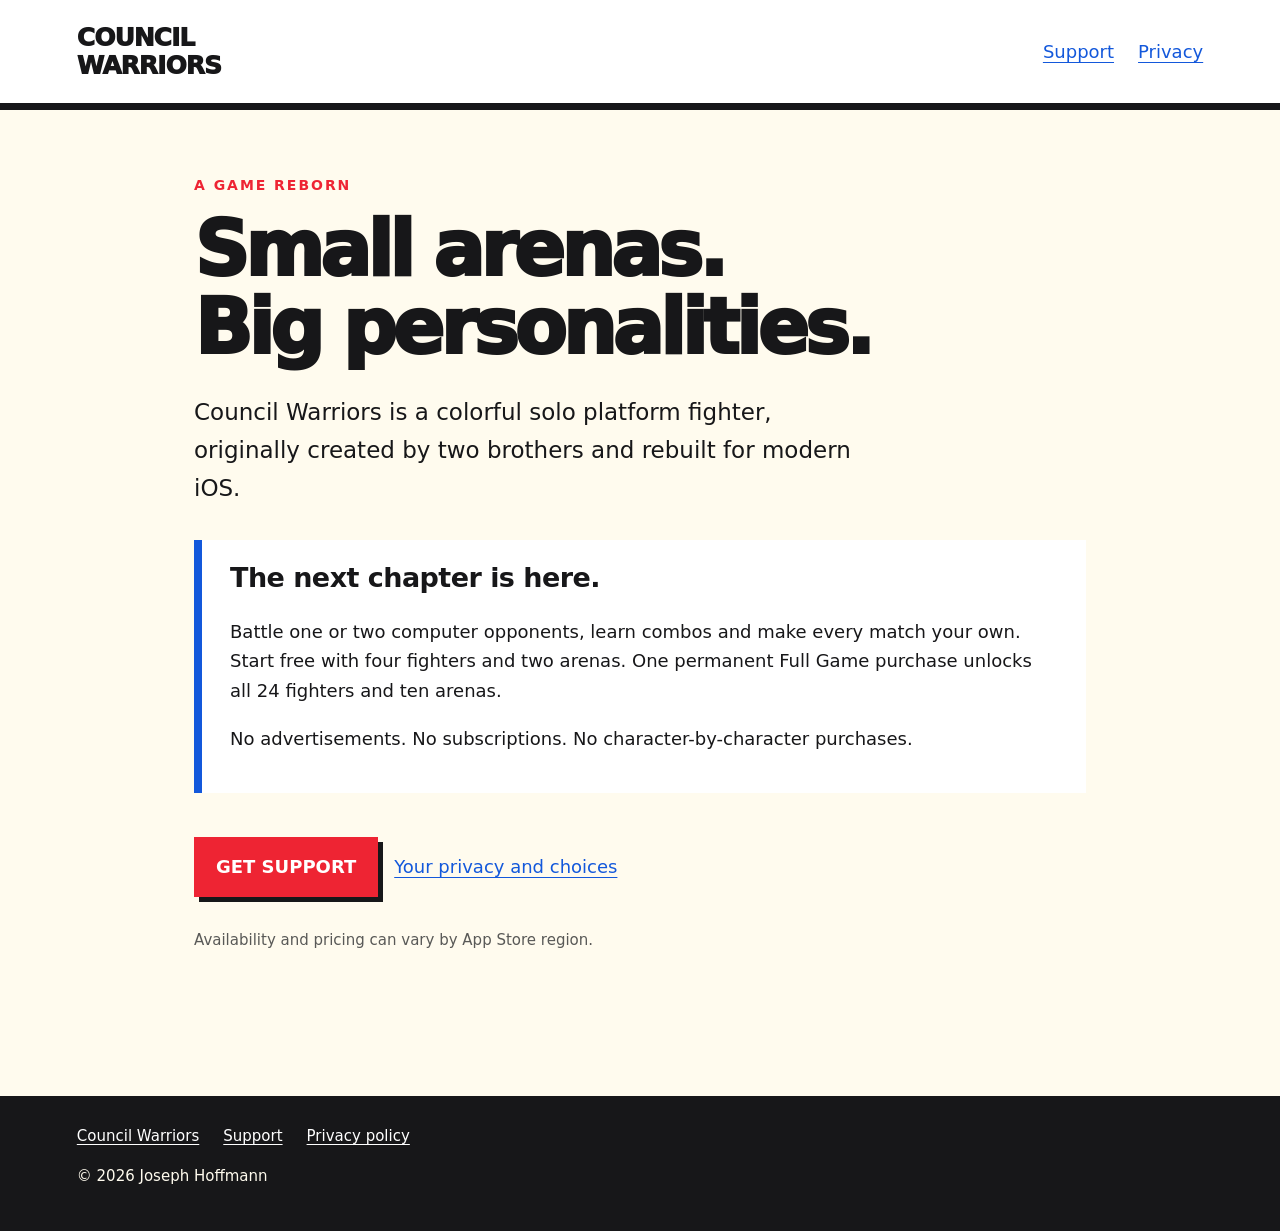
<file: index.html>
<!doctype html>
<html lang="en"><head><meta charset="utf-8"><meta name="viewport" content="width=device-width,initial-scale=1"><meta name="description" content="Council Warriors — Solo platform fighting"><title>Solo platform fighting — Council Warriors</title><link rel="stylesheet" href="styles.css"></head><body><header><a class="brand" href="index.html">COUNCIL<br>WARRIORS</a><nav aria-label="Main"><a href="support.html">Support</a><a href="privacy.html">Privacy</a></nav></header><main><p class="eyebrow">A GAME REBORN</p><h1>Small arenas.<br>Big personalities.</h1><p class="lede">Council Warriors is a colorful solo platform fighter, originally created by two brothers and rebuilt for modern iOS.</p><div class="panel"><h2 style="margin-top:0">The next chapter is here.</h2><p>Battle one or two computer opponents, learn combos and make every match your own. Start free with four fighters and two arenas. One permanent Full Game purchase unlocks all 24 fighters and ten arenas.</p><p>No advertisements. No subscriptions. No character-by-character purchases.</p></div><a class="button" href="support.html">GET SUPPORT</a><a href="privacy.html">Your privacy and choices</a><p class="quiet">Availability and pricing can vary by App Store region.</p></main><footer><nav><a href="index.html">Council Warriors</a><a href="support.html">Support</a><a href="privacy.html">Privacy policy</a></nav><p>© 2026 Joseph Hoffmann</p></footer></body></html>
</file>
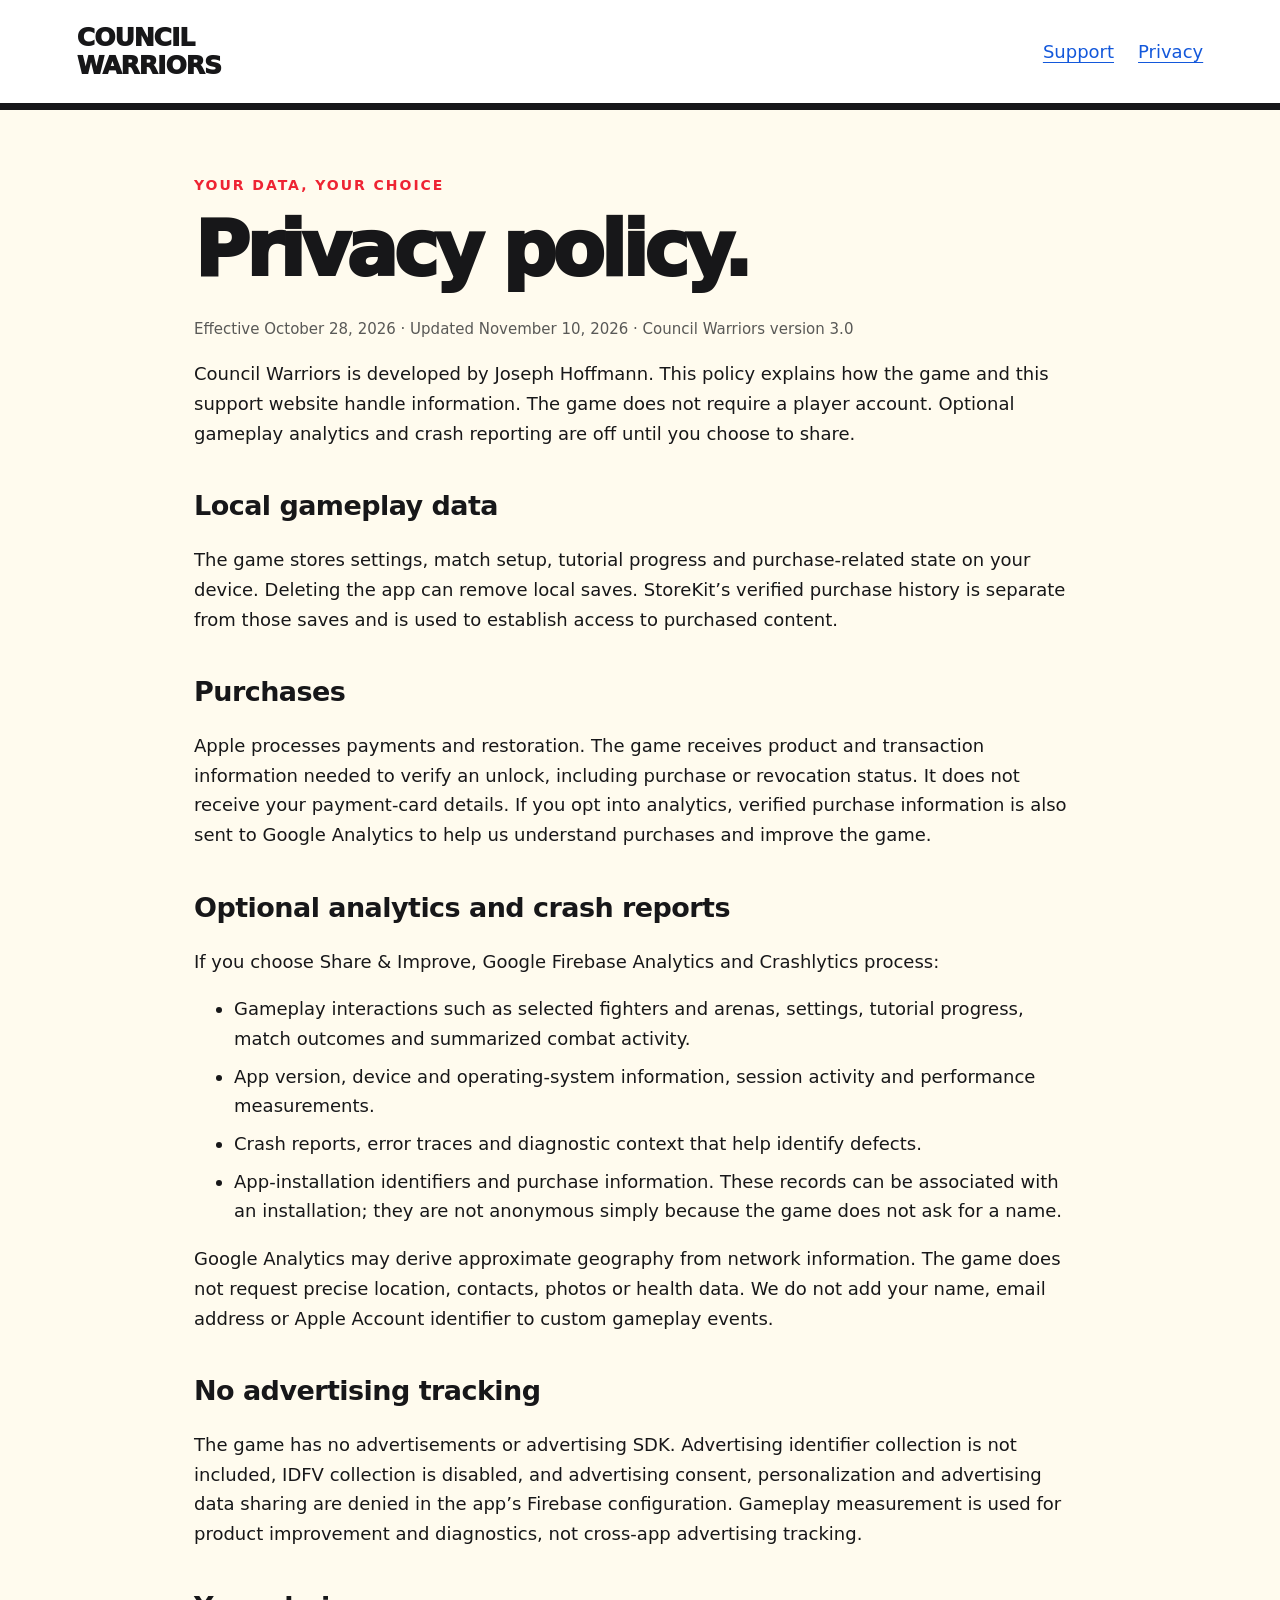
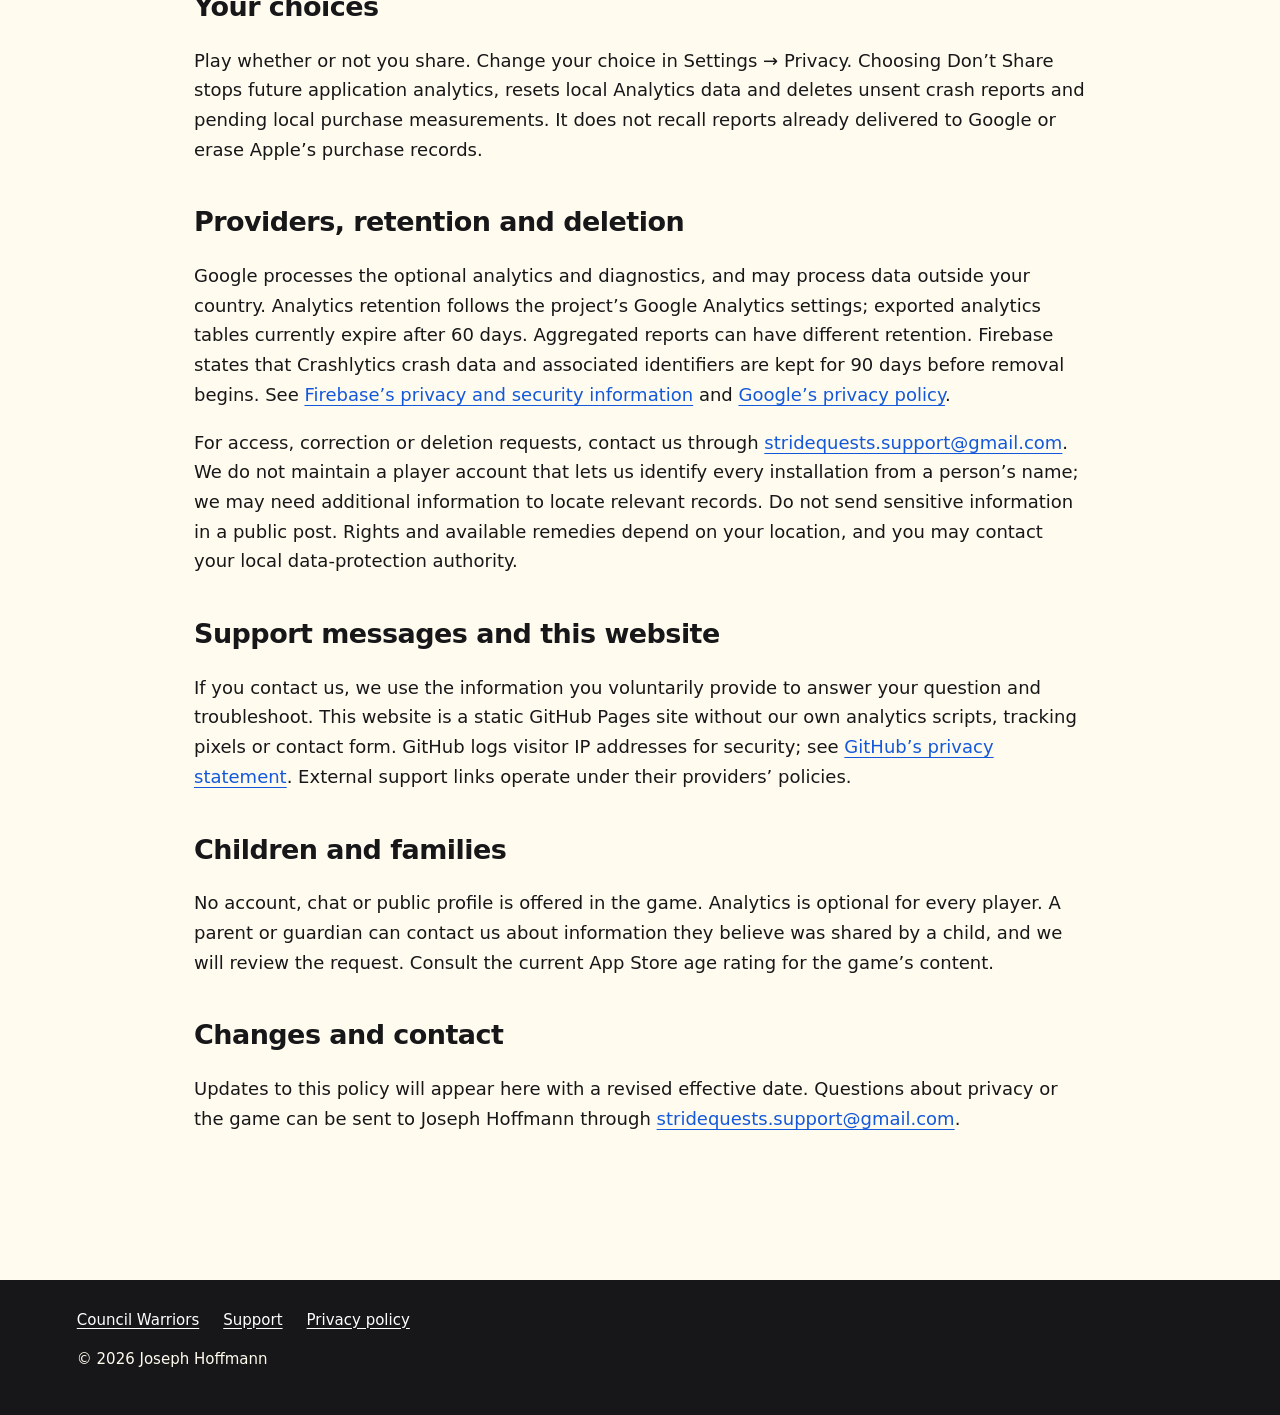
<file: privacy.html>
<!doctype html>
<html lang="en"><head><meta charset="utf-8"><meta name="viewport" content="width=device-width,initial-scale=1"><meta name="description" content="Council Warriors — Privacy policy"><title>Privacy policy — Council Warriors</title><link rel="stylesheet" href="styles.css"></head><body><header><a class="brand" href="index.html">COUNCIL<br>WARRIORS</a><nav aria-label="Main"><a href="support.html">Support</a><a href="privacy.html">Privacy</a></nav></header><main><p class="eyebrow">YOUR DATA, YOUR CHOICE</p><h1>Privacy policy.</h1><p class="quiet">Effective October 28, 2026 · Updated November 10, 2026 · Council Warriors version 3.0</p><p>Council Warriors is developed by Joseph Hoffmann. This policy explains how the game and this support website handle information. The game does not require a player account. Optional gameplay analytics and crash reporting are off until you choose to share.</p><h2>Local gameplay data</h2><p>The game stores settings, match setup, tutorial progress and purchase-related state on your device. Deleting the app can remove local saves. StoreKit’s verified purchase history is separate from those saves and is used to establish access to purchased content.</p><h2>Purchases</h2><p>Apple processes payments and restoration. The game receives product and transaction information needed to verify an unlock, including purchase or revocation status. It does not receive your payment-card details. If you opt into analytics, verified purchase information is also sent to Google Analytics to help us understand purchases and improve the game.</p><h2>Optional analytics and crash reports</h2><p>If you choose Share &amp; Improve, Google Firebase Analytics and Crashlytics process:</p><ul><li>Gameplay interactions such as selected fighters and arenas, settings, tutorial progress, match outcomes and summarized combat activity.</li><li>App version, device and operating-system information, session activity and performance measurements.</li><li>Crash reports, error traces and diagnostic context that help identify defects.</li><li>App-installation identifiers and purchase information. These records can be associated with an installation; they are not anonymous simply because the game does not ask for a name.</li></ul><p>Google Analytics may derive approximate geography from network information. The game does not request precise location, contacts, photos or health data. We do not add your name, email address or Apple Account identifier to custom gameplay events.</p><h2>No advertising tracking</h2><p>The game has no advertisements or advertising SDK. Advertising identifier collection is not included, IDFV collection is disabled, and advertising consent, personalization and advertising data sharing are denied in the app’s Firebase configuration. Gameplay measurement is used for product improvement and diagnostics, not cross-app advertising tracking.</p><h2>Your choices</h2><p>Play whether or not you share. Change your choice in Settings → Privacy. Choosing Don’t Share stops future application analytics, resets local Analytics data and deletes unsent crash reports and pending local purchase measurements. It does not recall reports already delivered to Google or erase Apple’s purchase records.</p><h2>Providers, retention and deletion</h2><p>Google processes the optional analytics and diagnostics, and may process data outside your country. Analytics retention follows the project’s Google Analytics settings; exported analytics tables currently expire after 60 days. Aggregated reports can have different retention. Firebase states that Crashlytics crash data and associated identifiers are kept for 90 days before removal begins. See <a href="https://firebase.google.com/support/privacy">Firebase’s privacy and security information</a> and <a href="https://policies.google.com/privacy">Google’s privacy policy</a>.</p><p>For access, correction or deletion requests, contact us through <a href="mailto:stridequests.support@gmail.com">stridequests.support@gmail.com</a>. We do not maintain a player account that lets us identify every installation from a person’s name; we may need additional information to locate relevant records. Do not send sensitive information in a public post. Rights and available remedies depend on your location, and you may contact your local data-protection authority.</p><h2>Support messages and this website</h2><p>If you contact us, we use the information you voluntarily provide to answer your question and troubleshoot. This website is a static GitHub Pages site without our own analytics scripts, tracking pixels or contact form. GitHub logs visitor IP addresses for security; see <a href="https://docs.github.com/en/site-policy/privacy-policies/github-general-privacy-statement">GitHub’s privacy statement</a>. External support links operate under their providers’ policies.</p><h2>Children and families</h2><p>No account, chat or public profile is offered in the game. Analytics is optional for every player. A parent or guardian can contact us about information they believe was shared by a child, and we will review the request. Consult the current App Store age rating for the game’s content.</p><h2>Changes and contact</h2><p>Updates to this policy will appear here with a revised effective date. Questions about privacy or the game can be sent to Joseph Hoffmann through <a href="mailto:stridequests.support@gmail.com">stridequests.support@gmail.com</a>.</p></main><footer><nav><a href="index.html">Council Warriors</a><a href="support.html">Support</a><a href="privacy.html">Privacy policy</a></nav><p>© 2026 Joseph Hoffmann</p></footer></body></html>
</file>
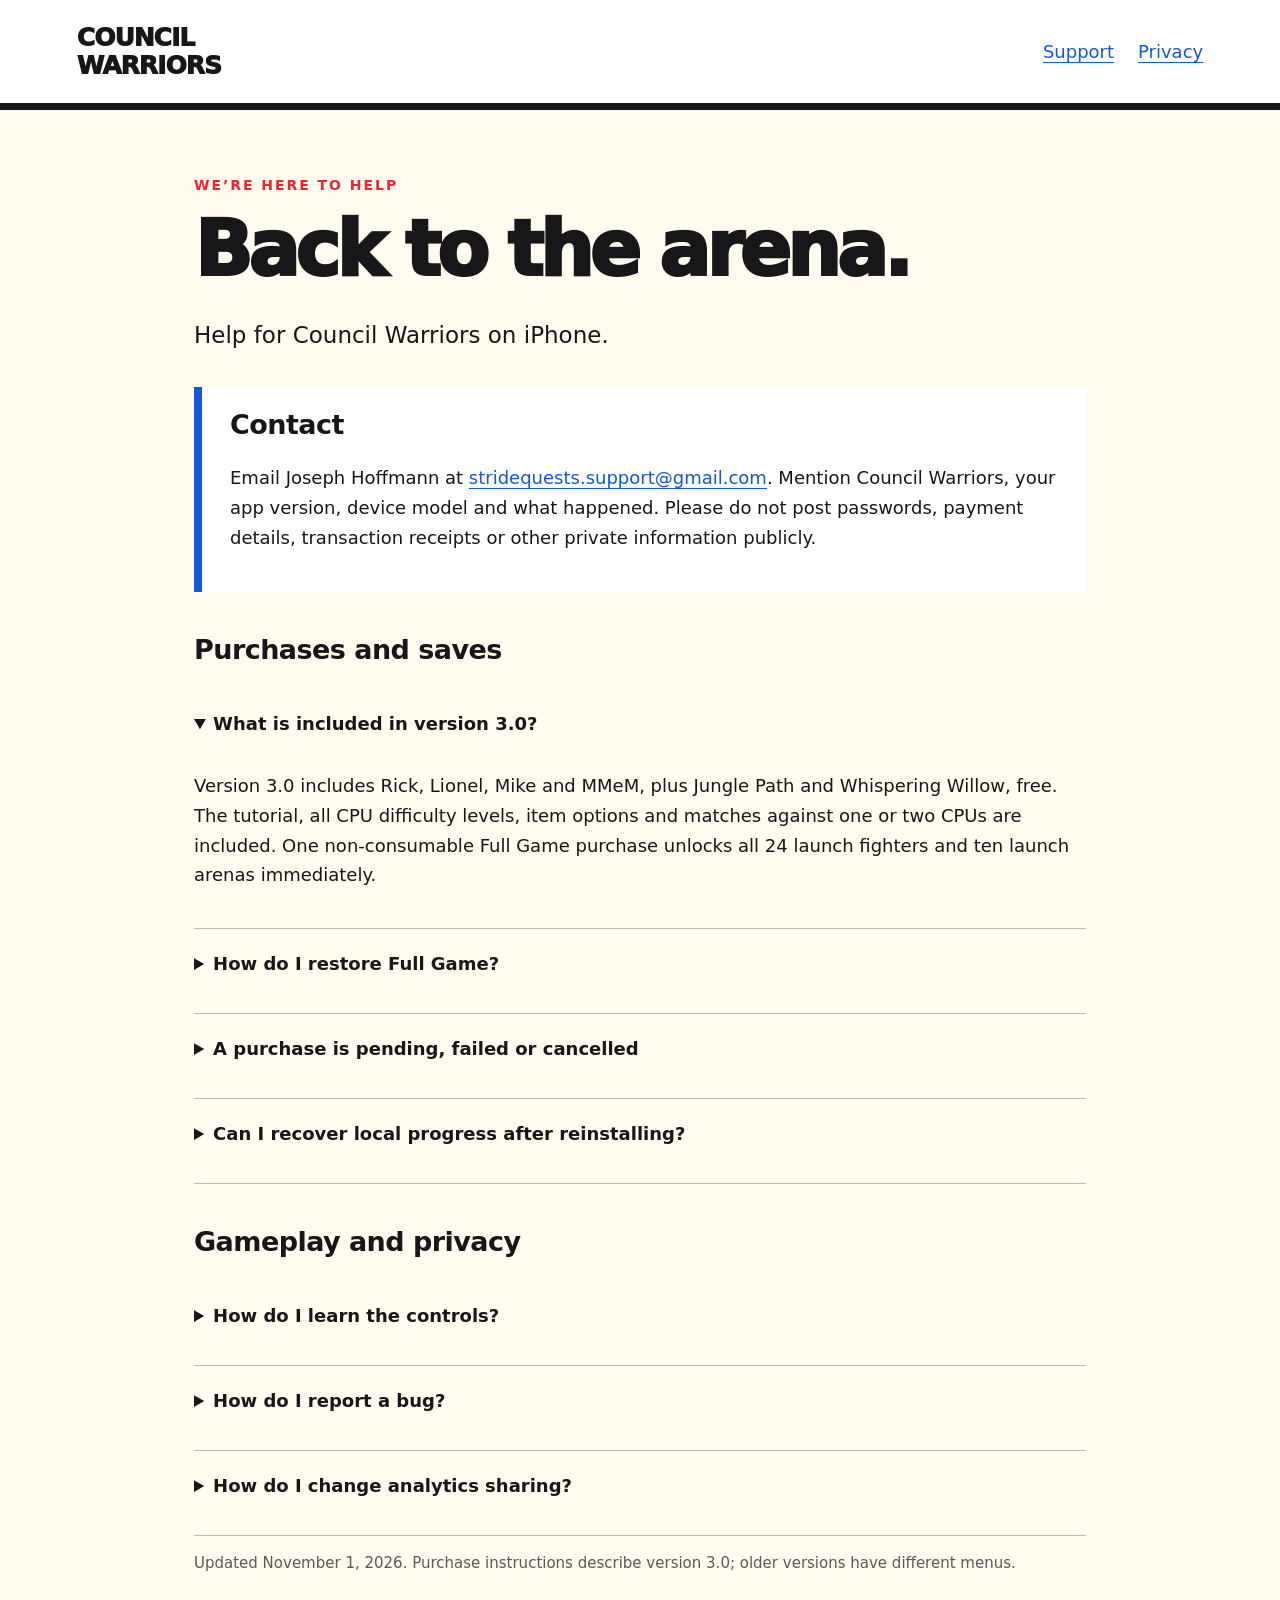
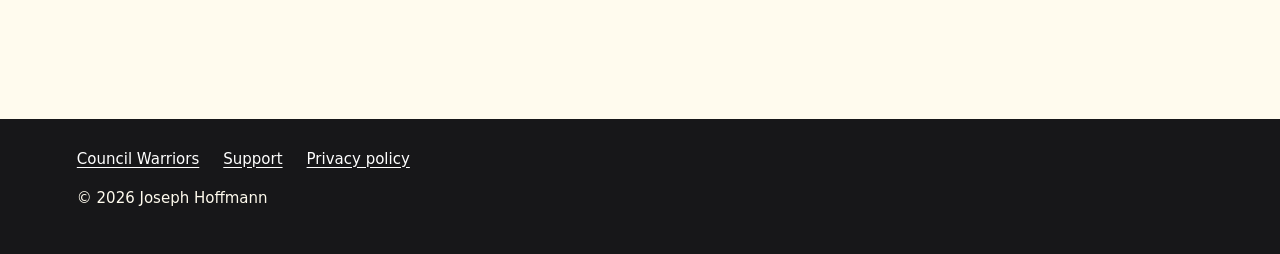
<file: support.html>
<!doctype html>
<html lang="en"><head><meta charset="utf-8"><meta name="viewport" content="width=device-width,initial-scale=1"><meta name="description" content="Council Warriors — Support"><title>Support — Council Warriors</title><link rel="stylesheet" href="styles.css"></head><body><header><a class="brand" href="index.html">COUNCIL<br>WARRIORS</a><nav aria-label="Main"><a href="support.html">Support</a><a href="privacy.html">Privacy</a></nav></header><main><p class="eyebrow">WE’RE HERE TO HELP</p><h1>Back to the arena.</h1><p class="lede">Help for Council Warriors on iPhone.</p><div class="panel"><h2 style="margin-top:0">Contact</h2><p>Email Joseph Hoffmann at <a href="mailto:stridequests.support@gmail.com">stridequests.support@gmail.com</a>. Mention Council Warriors, your app version, device model and what happened. Please do not post passwords, payment details, transaction receipts or other private information publicly.</p></div><h2>Purchases and saves</h2><details open><summary>What is included in version 3.0?</summary><p>Version 3.0 includes Rick, Lionel, Mike and MMeM, plus Jungle Path and Whispering Willow, free. The tutorial, all CPU difficulty levels, item options and matches against one or two CPUs are included. One non-consumable Full Game purchase unlocks all 24 launch fighters and ten launch arenas immediately.</p></details><details><summary>How do I restore Full Game?</summary><p>In version 3.0, open Full Game from the home menu and choose Restore Purchases. Use the same Apple Account that purchased the unlock and an internet connection. Apple manages your purchase history. Full Game is a permanent purchase, not a subscription.</p></details><details><summary>A purchase is pending, failed or cancelled</summary><p>Pending purchases may need approval through Apple. Cancelling does not purchase the game. If a purchase fails, check your connection and Apple Account, then retry or use Restore Purchases. For billing or refund requests, visit <a href="https://reportaproblem.apple.com/">Apple’s purchase support</a>.</p></details><details><summary>Can I recover local progress after reinstalling?</summary><p>Preferences and gameplay saves are stored locally and may be removed when the app is deleted. Restoring purchases is separate from restoring a local save. Keep the existing installation if you are troubleshooting missing progress.</p></details><h2>Gameplay and privacy</h2><details><summary>How do I learn the controls?</summary><p>Choose How to Play and start the interactive tutorial. It introduces movement, attacks, shields and combos. You can adjust CPU difficulty and enabled items before a match.</p></details><details><summary>How do I report a bug?</summary><p>Describe the fighter, arena, actions just before the problem and whether it repeats. A screenshot or short recording can help; remove personal information first. Contact us through the channel above.</p></details><details><summary>How do I change analytics sharing?</summary><p>Open Settings → Privacy and choose Don’t Share or Share &amp; Improve. Sharing gameplay statistics and crash reports is optional. See the <a href="privacy.html">privacy policy</a> for details.</p></details><p class="quiet">Updated November 1, 2026. Purchase instructions describe version 3.0; older versions have different menus.</p></main><footer><nav><a href="index.html">Council Warriors</a><a href="support.html">Support</a><a href="privacy.html">Privacy policy</a></nav><p>© 2026 Joseph Hoffmann</p></footer></body></html>
</file>
<file: styles.css>
*{box-sizing:border-box} :root{color-scheme:light;--paper:#fffbee;--ink:#171719;--blue:#1358db;--red:#ee2433}body{margin:0;background:var(--paper);color:var(--ink);font:18px/1.65 system-ui,-apple-system,sans-serif}a{color:var(--blue);text-underline-offset:.2em}a:focus-visible,summary:focus-visible{outline:3px solid #bd7000;outline-offset:5px}header{border-bottom:7px solid var(--ink);padding:24px max(6vw,20px);display:flex;gap:24px;justify-content:space-between;align-items:center;flex-wrap:wrap;background:white}nav{display:flex;gap:24px}.brand{font-weight:950;color:var(--ink);text-decoration:none;line-height:1.1;letter-spacing:-.04em;font-size:25px}main{max-width:940px;margin:64px auto;padding:0 24px 64px}h1{font-size:clamp(42px,7vw,76px);line-height:1.02;letter-spacing:-.055em;margin:12px 0 28px;font-weight:950}h2{font-size:27px;line-height:1.2;letter-spacing:-.02em;margin-top:42px}h3{font-size:20px}.eyebrow{font-size:14px;font-weight:850;letter-spacing:.14em;color:var(--red)}.lede{font-size:23px;max-width:680px}.panel{border-left:8px solid var(--blue);padding:22px 28px;background:white;margin:32px 0}.button{display:inline-block;background:var(--red);color:white;font-weight:850;text-decoration:none;padding:15px 22px;box-shadow:5px 5px 0 var(--ink);margin:12px 16px 16px 0}.quiet{color:#595957;font-size:15px}details{padding:20px 0;border-bottom:1px solid #bdbbb2}summary{font-weight:750;cursor:pointer;min-height:44px}footer{padding:28px 6vw;background:var(--ink);color:var(--paper);font-size:15px}footer a{color:white}footer nav{flex-wrap:wrap}li{margin:8px 0}@media(max-width:560px){main{margin-top:38px}header nav{gap:18px;font-size:16px}.panel{padding:18px}h1{overflow-wrap:break-word}}
</file>
